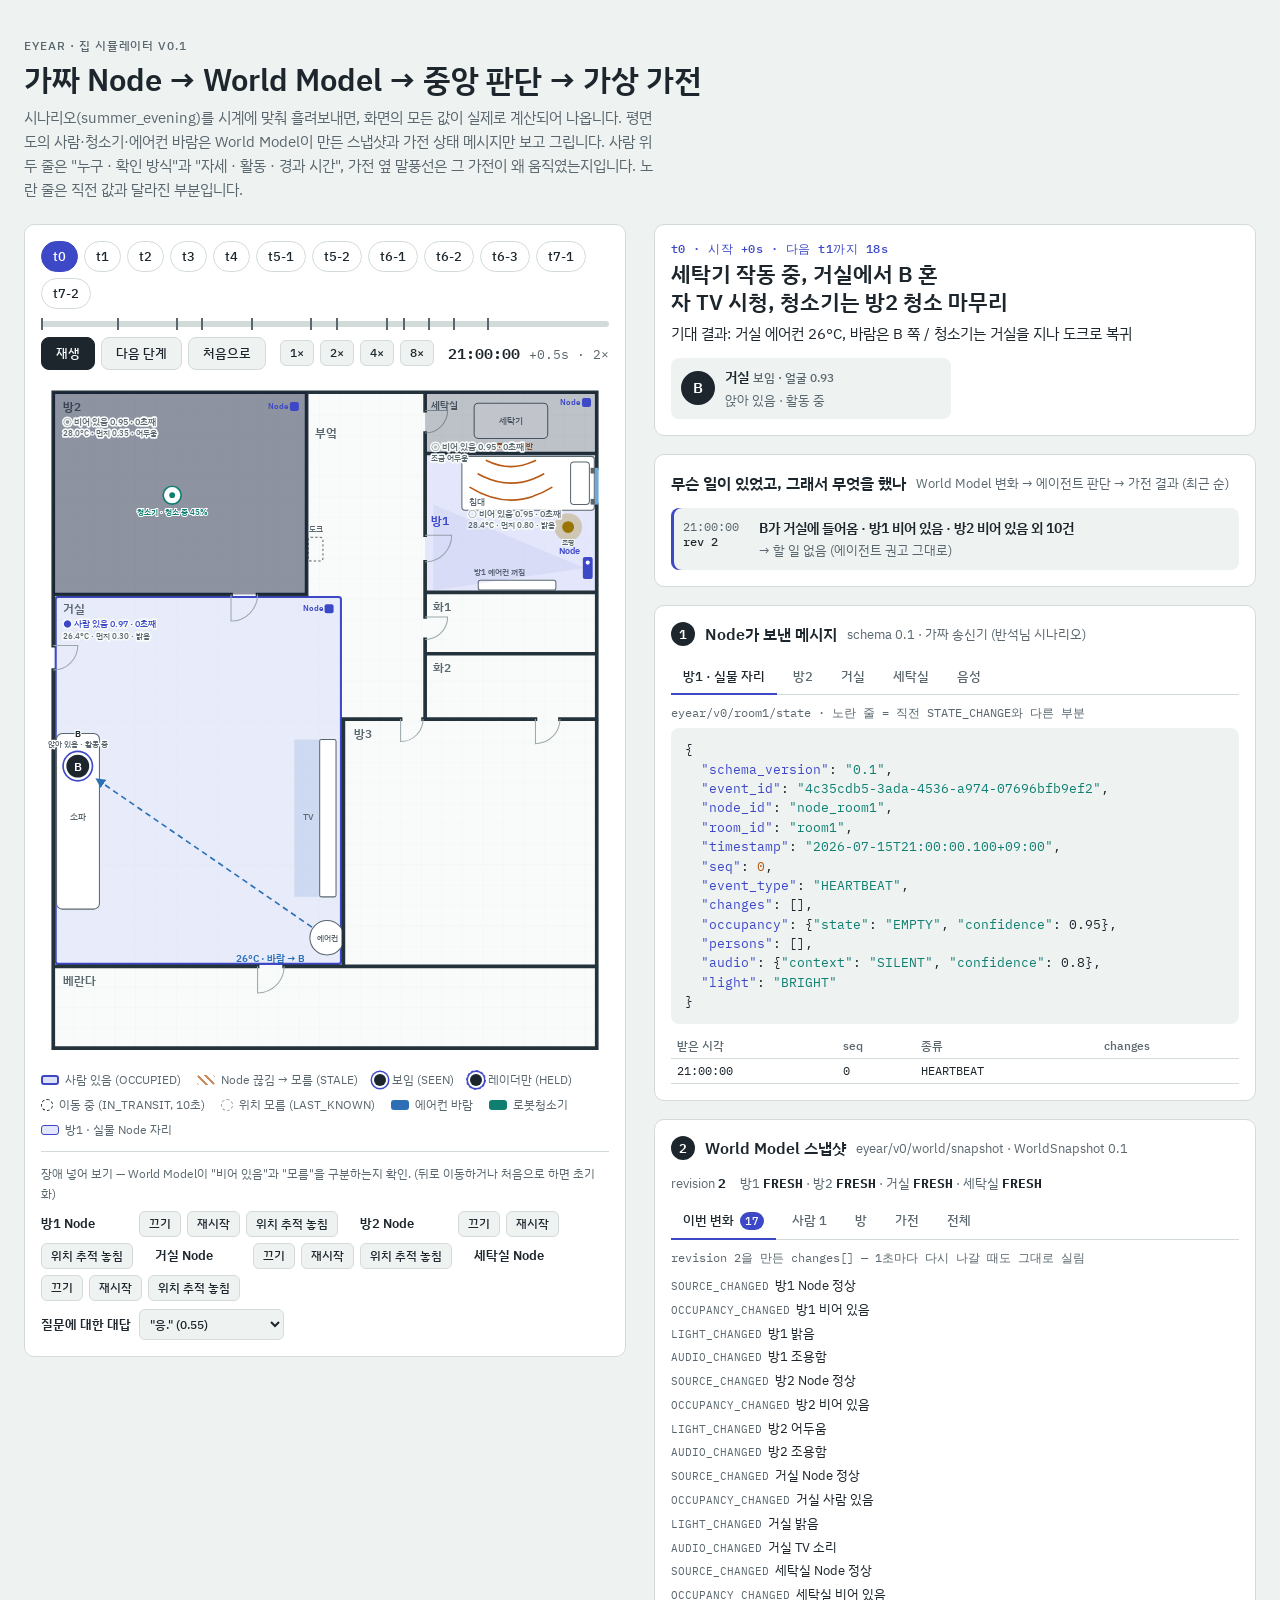
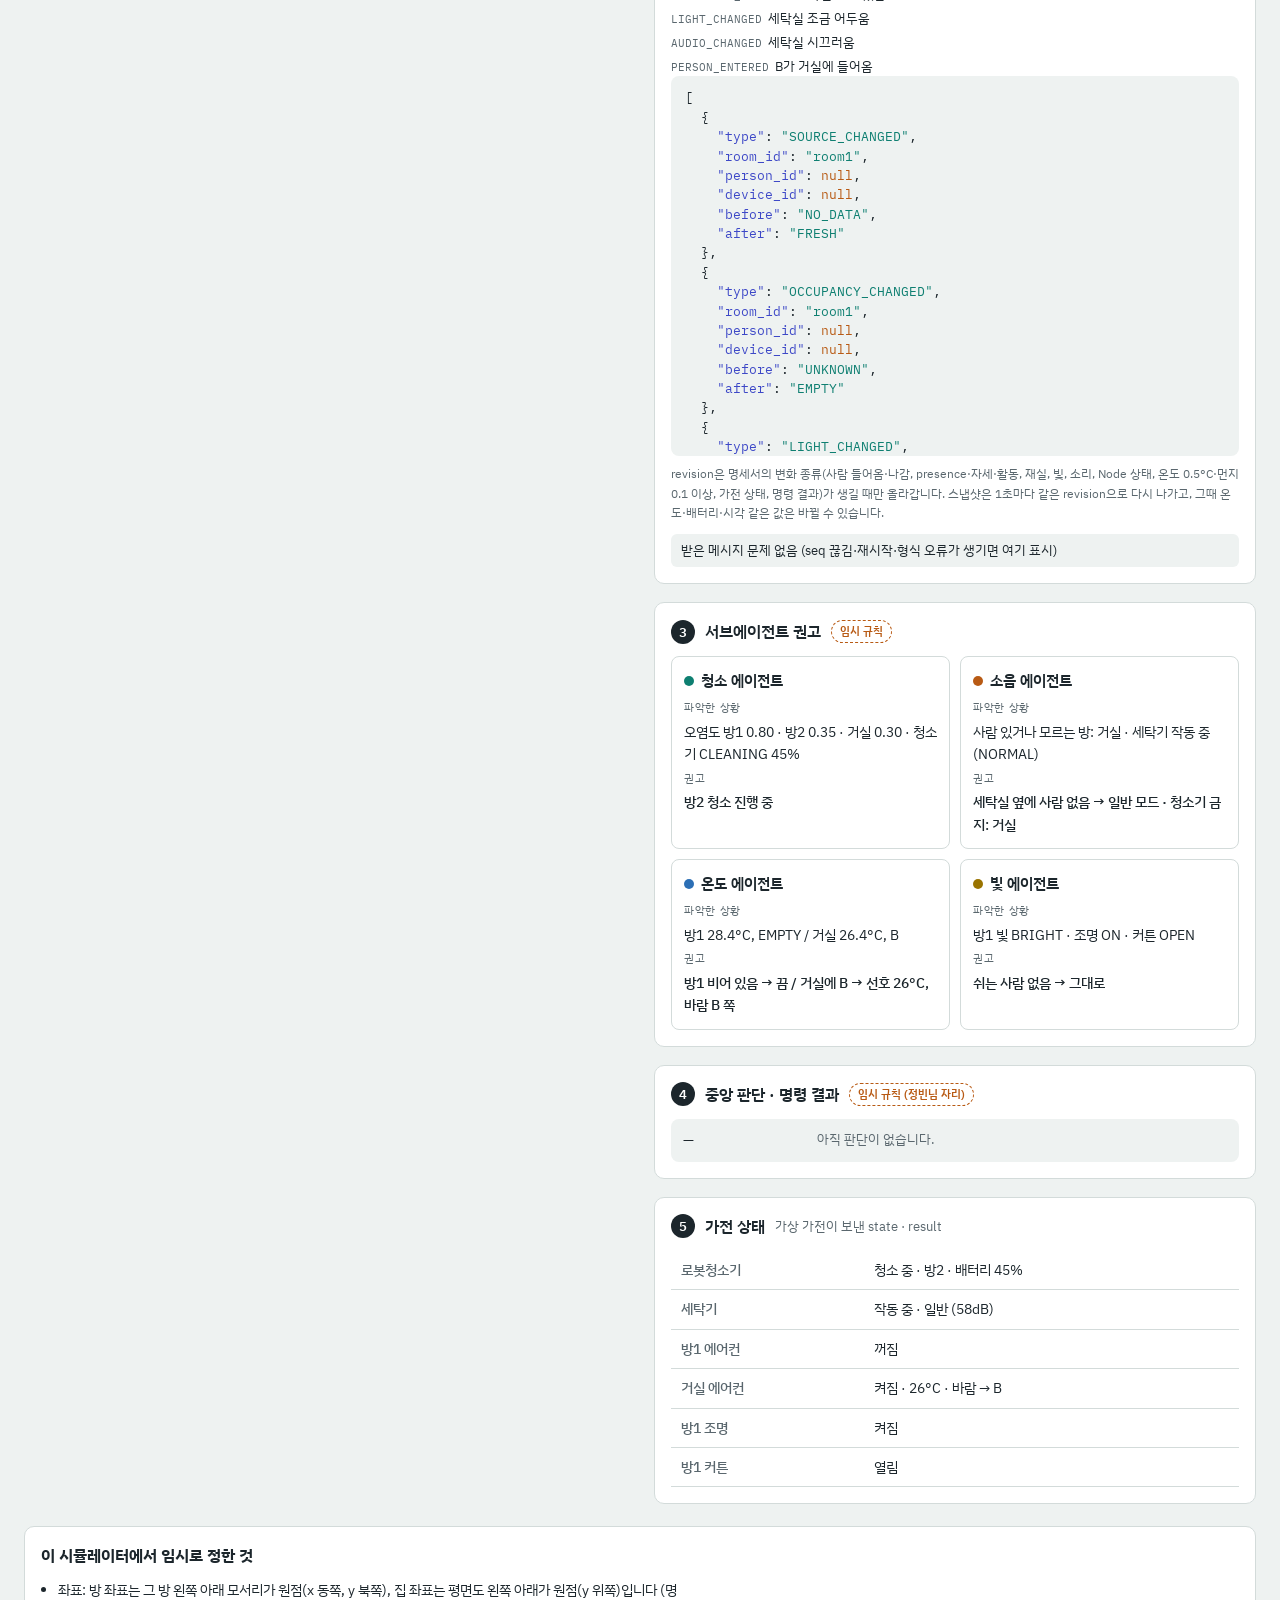
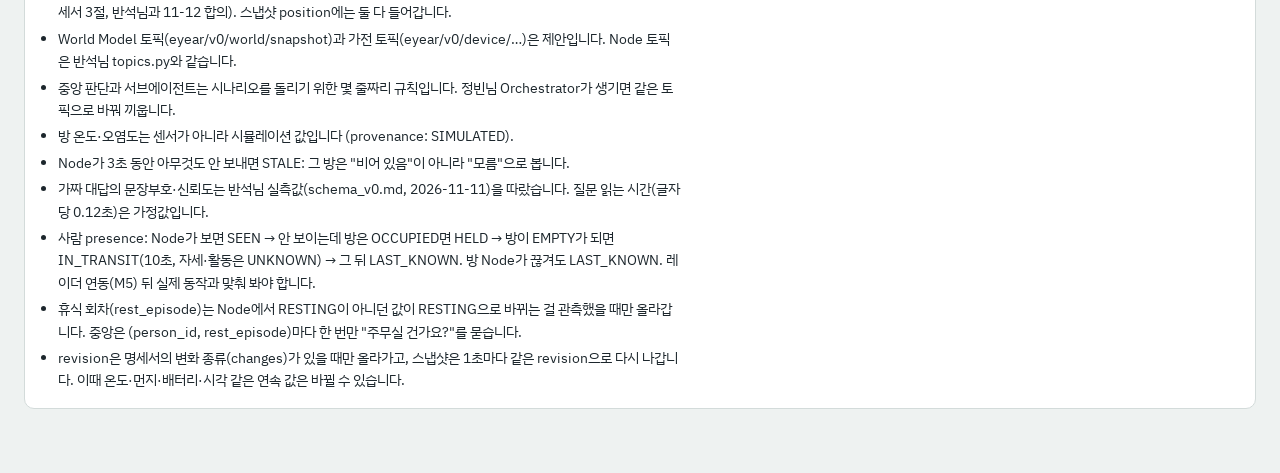
<file: sim/index.html>
<!doctype html>
<html lang="ko">
<head>
<meta charset="utf-8">
<meta name="viewport" content="width=device-width,initial-scale=1">
<title>EYEAR 집 시뮬레이터</title>
<link rel="preconnect" href="https://fonts.googleapis.com">
<link rel="preconnect" href="https://fonts.gstatic.com" crossorigin>
<link rel="stylesheet" href="https://fonts.googleapis.com/css2?family=IBM+Plex+Mono:wght@400;500&family=IBM+Plex+Sans+KR:wght@400;500;600&display=swap">
<link rel="stylesheet" href="css/sim.css">
</head>
<body>
<div class="wrap">
  <header>
    <div class="eyebrow">EYEAR · 집 시뮬레이터 v0.1</div>
    <h1>가짜 Node → World Model → 중앙 판단 → 가상 가전</h1>
    <p class="lede">시나리오(summer_evening)를 시계에 맞춰 흘려보내면, 화면의 모든 값이 실제로 계산되어 나옵니다. 평면도의 사람·청소기·에어컨 바람은 World Model이 만든 스냅샷과 가전 상태 메시지만 보고 그립니다. 사람 위 두 줄은 "누구 · 확인 방식"과 "자세 · 활동 · 경과 시간", 가전 옆 말풍선은 그 가전이 왜 움직였는지입니다. 노란 줄은 직전 값과 달라진 부분입니다.</p>
  </header>

  <div class="layout">
    <div class="mapcol">
      <div class="card">
        <div class="controls" id="chips" role="group" aria-label="시나리오 단계"></div>
        <div class="timeline" id="timeline" title="누르면 그 시각으로 이동"><div class="fill" id="tlFill"></div></div>
        <div class="simbar">
          <div class="grp">
            <button class="navbtn primary" id="play" type="button">재생</button>
            <button class="navbtn" id="next" type="button">다음 단계</button>
            <button class="navbtn" id="reset" type="button">처음으로</button>
          </div>
          <div class="grp" role="group" aria-label="배속">
            <button class="mini" data-speed="1" type="button">1×</button>
            <button class="mini" data-speed="2" type="button">2×</button>
            <button class="mini" data-speed="4" type="button">4×</button>
            <button class="mini" data-speed="8" type="button">8×</button>
          </div>
          <span class="clock" id="clock"></span>
        </div>

        <div class="mapbox" id="mapbox">
          <svg id="plan" viewBox="70 170 1390 1660" role="img" aria-label="우리집 평면도">
            <defs>
              <pattern id="grid" width="50" height="50" patternUnits="userSpaceOnUse">
                <path d="M50 0H0V50" fill="none" style="stroke: var(--line)" stroke-width="1"/>
              </pattern>
              <pattern id="hatch" width="22" height="22" patternUnits="userSpaceOnUse" patternTransform="rotate(45)">
                <rect width="22" height="22" style="fill: var(--surface)" opacity=".55"/>
                <line x1="0" y1="0" x2="0" y2="22" style="stroke: var(--noise)" stroke-width="5" opacity=".35"/>
              </pattern>
              <marker id="arrow" viewBox="0 0 10 10" refX="7" refY="5" markerWidth="6" markerHeight="6" orient="auto-start-reverse">
                <path d="M0,0 L10,5 L0,10 z" style="fill: var(--temp)"/>
              </marker>
            </defs>

            <!-- floors (원본 그대로) -->
            <rect class="floor" x="100" y="195" width="620" height="495"/>
            <polygon class="floor" points="720,195 1010,195 1010,995 810,995 810,690 720,690"/>
            <rect class="floor" x="1010" y="195" width="420" height="150"/>
            <rect class="floor r1" x="1010" y="345" width="420" height="340"/>
            <rect class="floor" x="1010" y="685" width="420" height="150"/>
            <rect class="floor" x="1010" y="835" width="420" height="160"/>
            <rect class="floor" x="100" y="690" width="710" height="910"/>
            <rect class="floor" x="810" y="995" width="620" height="605"/>
            <rect class="floor" x="100" y="1600" width="1330" height="200"/>
            <rect class="gridbg" x="100" y="195" width="1330" height="1605" opacity=".55"/>

            <!-- 방 재실 표시 (World Model occupancy) -->
            <g id="occLayer"></g>

            <!-- room labels -->
            <text class="rlabel" x="125" y="240">방2</text>
            <text class="rlabel" x="740" y="305">부엌</text>
            <text class="rlabel" x="1024" y="236" style="font-size:24px">세탁실</text>
            <text class="rlabel r1" x="1024" y="520">방1</text>
            <text class="rlabel" x="1030" y="730">화1</text>
            <text class="rlabel" x="1030" y="880">화2</text>
            <text class="rlabel" x="125" y="735">거실</text>
            <text class="rlabel" x="835" y="1040">방3</text>
            <text class="rlabel" x="125" y="1645">베란다</text>

            <!-- furniture -->
            <rect class="furn" x="1130" y="222" width="180" height="86" rx="10"/>
            <text class="furntext" x="1220" y="272" text-anchor="middle">세탁기</text>
            <text class="washtext" id="washTxt" x="1220" y="334" text-anchor="middle"></text>
            <rect class="furn" x="1100" y="352" width="324" height="132" rx="8"/>
            <rect class="furn" x="1366" y="366" width="46" height="104" rx="8"/>
            <text class="furntext" x="1118" y="472">침대</text>
            <rect class="furn" x="1140" y="655" width="190" height="24" rx="5"/>
            <rect class="furn" x="108" y="1030" width="105" height="430" rx="14"/>
            <text class="furntext" x="160" y="1243" text-anchor="middle">소파</text>
            <rect class="tvglow" x="690" y="1045" width="62" height="385"/>
            <rect class="furn" x="752" y="1045" width="40" height="385" rx="4"/>
            <text class="furntext" x="738" y="1243" text-anchor="end">TV</text>
            <circle class="furn" cx="770" cy="1530" r="42"/>
            <text class="furntext" x="770" y="1538" text-anchor="middle" style="font-size:19px">에어컨</text>
            <rect class="dock" x="724" y="550" width="36" height="58" rx="6"/>
            <text class="small" x="726" y="538">도크</text>

            <!-- walls -->
            <path class="wall" d="
              M100 195 H1430 M1430 195 V380 M1430 470 V1800 M1430 1800 H100 M100 1800 V875 M100 815 V195
              M720 195 V690 M100 690 H535 M600 690 H720
              M1010 195 V240 M1010 295 V545 M1010 610 V745 M1010 800 V995
              M1010 345 H1430 M1010 685 H1430 M1010 835 H1430
              M810 995 H950 M1005 995 H1280 M1340 995 H1430
              M810 995 V1600
              M100 1600 H600 M665 1600 H1430"/>
            <path class="door" d="M1010 240 L1065 240 A55 55 0 0 1 1010 295"/>
            <path class="door" d="M1010 545 L1075 545 A65 65 0 0 1 1010 610"/>
            <path class="door" d="M1010 745 L1065 745 A55 55 0 0 1 1010 800"/>
            <path class="door" d="M535 690 L535 755 A65 65 0 0 0 600 690"/>
            <path class="door" d="M100 815 L160 815 A60 60 0 0 1 100 875"/>
            <path class="door" d="M950 995 L950 1050 A55 55 0 0 0 1005 995"/>
            <path class="door" d="M1280 995 L1280 1055 A60 60 0 0 0 1340 995"/>
            <path class="door" d="M600 1600 L600 1665 A65 65 0 0 0 665 1600"/>
            <line class="window" x1="1430" y1="380" x2="1430" y2="470"/>

            <!-- 방별 어둠 (World Model의 light 값) -->
            <g id="nightLayer"></g>

            <!-- washer noise -->
            <g class="waves" id="waves">
              <path class="wave w1" d="M1160 362 Q1220 392 1280 362"/>
              <path class="wave w2" d="M1140 395 Q1220 440 1300 395"/>
              <path class="wave w3" d="M1120 428 Q1220 490 1320 428"/>
            </g>

            <!-- airflow (가전 상태의 wind_to 사람 쪽으로) -->
            <path class="flow" id="flow_ac_living" d="" marker-end="url(#arrow)"/>
            <text class="flowtext" id="txt_ac_living" x="716" y="1590" text-anchor="end"></text>
            <path class="flow" id="flow_ac_room1" d="" marker-end="url(#arrow)"/>
            <text class="flowtext" id="txt_ac_room1" x="1130" y="642" style="font-size:20px"></text>

            <!-- 방1 조명 -->
            <g id="bulb" class="bulb on" transform="translate(1360 525)">
              <circle class="glow" r="34"/>
              <circle class="core" r="13"/>
              <text class="bulbtext" y="44" text-anchor="middle">조명</text>
            </g>

            <!-- room1 curtain -->
            <g id="curtOpen" class="curtain">
              <rect x="1415" y="380" width="10" height="14"/>
              <rect x="1415" y="456" width="10" height="14"/>
            </g>
            <rect id="curtClosed" class="curtain" x="1415" y="380" width="10" height="90" style="opacity:0"/>

            <!-- 방 정보 (재실·온도·오염도) -->
            <g id="infoLayer"></g>

            <!-- Node: 방1은 원본 그림, 나머지는 작은 표시 -->
            <polygon class="fov" points="1400,625 1030,470 1030,680"/>
            <rect class="nodebody" id="nodeBody_room1" x="1396" y="598" width="24" height="54" rx="5"/>
            <circle class="nodelens" cx="1408" cy="612" r="5"/>
            <text class="nodetext" id="nodeText_room1" x="1388" y="590" text-anchor="end">Node</text>
            <g id="nodeLayer"></g>

            <!-- Node 끊김 표시 -->
            <g id="staleLayer"></g>

            <g id="peopleLayer"></g>

            <g id="vac">
              <circle class="vacbody" r="22"/>
              <circle class="vaccore" r="7"/>
              <text class="vactext" id="vacTxt" y="48">청소기</text>
            </g>
          </svg>
        </div>
        <div class="legend">
          <span><i class="sw" style="border:2px solid var(--accent); background: var(--occ)"></i>사람 있음 (OCCUPIED)</span>
          <span><i class="sw hatch"></i>Node 끊김 → 모름 (STALE)</span>
          <span><i class="dotp"></i>보임 (SEEN)</span>
          <span><i class="dotp held"></i>레이더만 (HELD)</span>
          <span><i class="dotp transit"></i>이동 중 (IN_TRANSIT, 10초)</span>
          <span><i class="dotp ghost"></i>위치 모름 (LAST_KNOWN)</span>
          <span><i class="sw" style="background: var(--temp)"></i>에어컨 바람</span>
          <span><i class="sw" style="background: var(--clean)"></i>로봇청소기</span>
          <span><i class="sw" style="background: var(--accent-soft); border:1px solid var(--accent)"></i>방1 · 실물 Node 자리</span>
        </div>

        <div class="faults">
          <div class="hint">장애 넣어 보기 — World Model이 "비어 있음"과 "모름"을 구분하는지 확인. (뒤로 이동하거나 처음으로 하면 초기화)</div>
          <div class="row" id="faultRows"></div>
          <div class="row">
            <b>질문에 대한 대답</b>
            <select class="mini" id="replySel" aria-label="가짜 음성 대답"></select>
          </div>
        </div>
      </div>
    </div>

    <div class="datacol">
      <section class="card now" aria-live="polite">
        <div class="stepkey" id="stepKey"></div>
        <h2 id="stepTitle"></h2>
        <p id="stepDesc"></p>
        <ul class="peoplenow" id="peopleNow"></ul>
      </section>

      <section class="card panel">
        <h3>무슨 일이 있었고, 그래서 무엇을 했나 <span class="sub">World Model 변화 → 에이전트 판단 → 가전 결과 (최근 순)</span></h3>
        <ol class="causal" id="causal"></ol>
      </section>

      <section class="card panel">
        <h3><span class="num">1</span>Node가 보낸 메시지 <span class="sub">schema 0.1 · 가짜 송신기 (반석님 시나리오)</span></h3>
        <div class="tabs" role="tablist" id="msgTabs"></div>
        <div id="msgBody"></div>
      </section>

      <section class="card panel">
        <h3><span class="num">2</span>World Model 스냅샷 <span class="sub">eyear/v0/world/snapshot · WorldSnapshot 0.1</span></h3>
        <div class="snaphead" id="snapHead"></div>
        <div class="tabs" role="tablist" id="snapTabs"></div>
        <div id="snapBody"></div>
        <ul class="issues" id="issues"></ul>
      </section>

      <section class="card panel">
        <h3><span class="num">3</span>서브에이전트 권고 <span class="mockflag">임시 규칙</span></h3>
        <div class="agents" id="agents"></div>
      </section>

      <section class="card panel">
        <h3><span class="num">4</span>중앙 판단 · 명령 결과 <span class="mockflag">임시 규칙 (정빈님 자리)</span></h3>
        <ul class="decisions" id="decisions"></ul>
      </section>

      <section class="card panel">
        <h3><span class="num">5</span>가전 상태 <span class="sub">가상 가전이 보낸 state · result</span></h3>
        <table class="devices" id="devices"></table>
      </section>
    </div>
  </div>

  <footer class="card assume">
    <h3>이 시뮬레이터에서 임시로 정한 것</h3>
    <ul>
      <li>좌표: 방 좌표는 그 방 왼쪽 아래 모서리가 원점(x 동쪽, y 북쪽), 집 좌표는 평면도 왼쪽 아래가 원점(y 위쪽)입니다 (명세서 3절, 반석님과 11-12 합의). 스냅샷 position에는 둘 다 들어갑니다.</li>
      <li>World Model 토픽(eyear/v0/world/snapshot)과 가전 토픽(eyear/v0/device/…)은 제안입니다. Node 토픽은 반석님 topics.py와 같습니다.</li>
      <li>중앙 판단과 서브에이전트는 시나리오를 돌리기 위한 몇 줄짜리 규칙입니다. 정빈님 Orchestrator가 생기면 같은 토픽으로 바꿔 끼웁니다.</li>
      <li>방 온도·오염도는 센서가 아니라 시뮬레이션 값입니다 (provenance: SIMULATED).</li>
      <li>Node가 3초 동안 아무것도 안 보내면 STALE: 그 방은 "비어 있음"이 아니라 "모름"으로 봅니다.</li>
      <li>가짜 대답의 문장부호·신뢰도는 반석님 실측값(schema_v0.md, 2026-11-11)을 따랐습니다. 질문 읽는 시간(글자당 0.12초)은 가정값입니다.</li>
      <li>사람 presence: Node가 보면 SEEN → 안 보이는데 방은 OCCUPIED면 HELD → 방이 EMPTY가 되면 IN_TRANSIT(10초, 자세·활동은 UNKNOWN) → 그 뒤 LAST_KNOWN. 방 Node가 끊겨도 LAST_KNOWN. 레이더 연동(M5) 뒤 실제 동작과 맞춰 봐야 합니다.</li>
      <li>휴식 회차(rest_episode)는 Node에서 RESTING이 아니던 값이 RESTING으로 바뀌는 걸 관측했을 때만 올라갑니다. 중앙은 (person_id, rest_episode)마다 한 번만 "주무실 건가요?"를 묻습니다.</li>
      <li>revision은 명세서의 변화 종류(changes)가 있을 때만 올라가고, 스냅샷은 1초마다 같은 revision으로 다시 나갑니다. 이때 온도·먼지·배터리·시각 같은 연속 값은 바뀔 수 있습니다.</li>
    </ul>
  </footer>
</div>

<script src="js/home.js"></script>
<script src="js/core.js"></script>
<script src="js/words.js"></script>
<script src="js/scenario.js"></script>
<script src="js/devices.js"></script>
<script src="js/worldmodel.js"></script>
<script src="js/mock_orchestrator.js"></script>
<script src="js/view.js"></script>
<script src="js/app.js"></script>
</body>
</html>
</file>
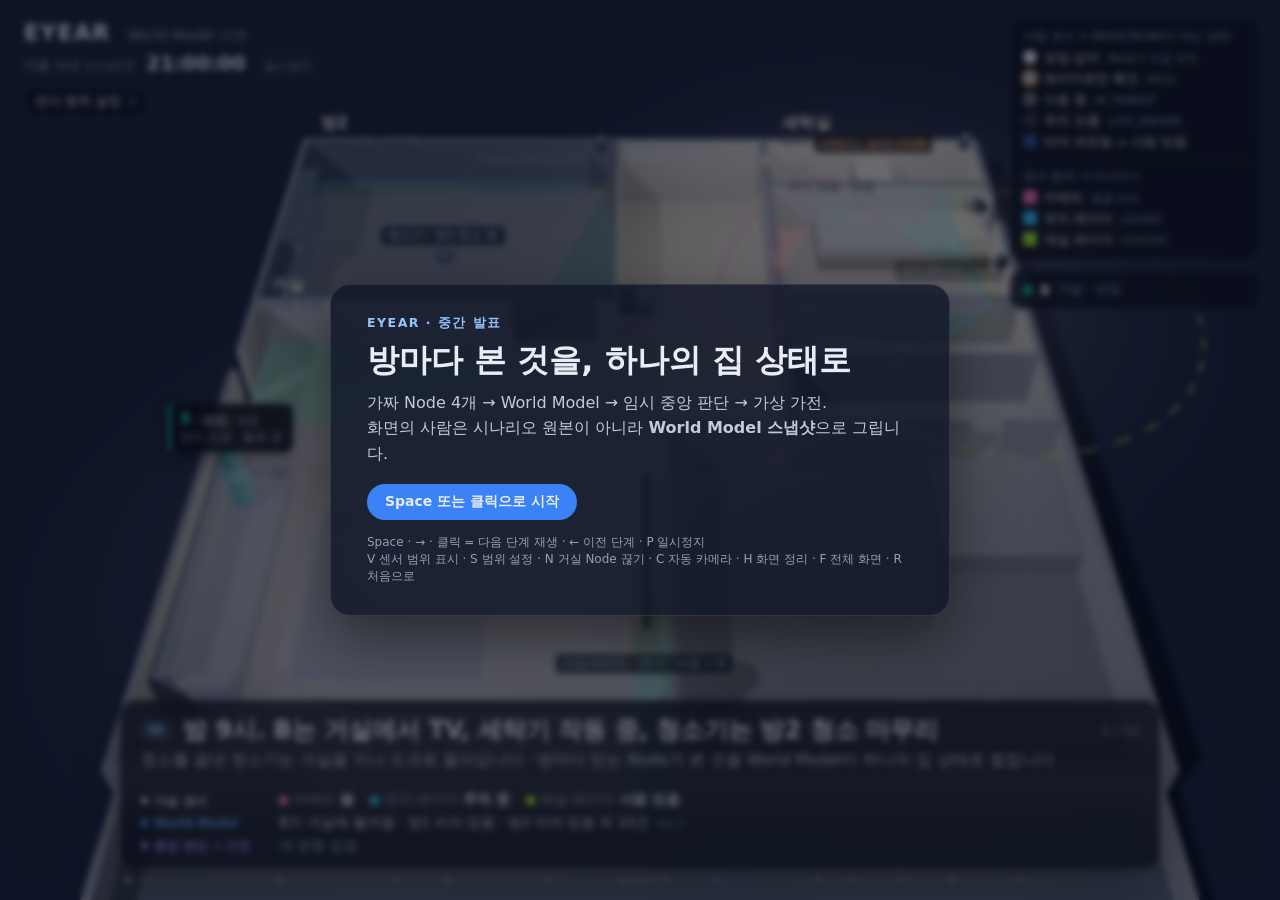
<file: sim/demo3d.html>
<!doctype html>
<html lang="ko">
<head>
<meta charset="utf-8">
<meta name="viewport" content="width=device-width,initial-scale=1">
<title>EYEAR 3D 데모</title>
<link rel="stylesheet" href="css/demo3d.css">
</head>
<body>
<canvas id="scene"></canvas>
<div id="overlay"></div>

<div class="hud top-left">
  <div class="brand">EYEAR <span>World Model 시연</span></div>
  <div class="meta"><span class="scn">여름 저녁 시나리오</span><span id="clock">21:00:00</span><span id="speed" class="spd"></span></div>
  <button id="covBtn" class="covbtn" type="button">센서 범위 설정 <kbd>S</kbd></button>
  <div id="covPanel" class="covpanel">
    <div class="covhead"><b>센서 범위</b>
      <select id="covRoom" aria-label="방 선택"><option value="room1">방1</option><option value="living">거실</option><option value="room2">방2</option><option value="laundry">세탁실</option></select>
    </div>
    <div id="covRows"></div>
    <div id="covState" class="covstate"></div>
    <p id="covNote" class="covnote"></p>
    <button id="covReset" class="covreset" type="button">기본값으로</button>
  </div>
</div>

<div class="hud top-right">
  <div class="legend">
    <div class="lt">사람 표시 = World Model이 아는 상태</div>
    <div><i class="lg seen"></i>보임·감지 <small>Node가 지금 파악</small></div>
    <div><i class="lg held"></i>레이더로만 확인 <small>HELD</small></div>
    <div><i class="lg transit"></i>이동 중 <small>IN_TRANSIT</small></div>
    <div><i class="lg last"></i>위치 모름 <small>LAST_KNOWN</small></div>
    <div><i class="lg occ"></i>바닥 파란빛 = 사람 있음</div>
    <div class="lt lt2">센서 범위 <small>V 켜기/끄기</small></div>
    <div><i class="lg sw cam"></i>카메라 <small>얼굴·자세</small></div>
    <div><i class="lg sw pos"></i>위치 레이더 <small>LD2450</small></div>
    <div><i class="lg sw pres"></i>재실 레이더 <small>LD2410C</small></div>
  </div>
  <ul id="people" class="people"></ul>
</div>

<div class="hud bottom">
  <div id="caption" class="caption">
    <div class="capline"><span id="stepId" class="sid"></span><h1 id="head"></h1><span id="cue" class="cue"></span></div>
    <p id="note"></p>
    <div class="rows">
      <div class="row" id="senRow"><span class="k sen" id="senKey">센서</span><span id="sen" class="v sens"></span></div>
      <div class="row" id="wmRow"><span class="k wm">World Model</span><span id="wm" class="v">—</span></div>
      <div class="row" id="actRow"><span class="k act">중앙 판단 → 가전</span><span id="act" class="v">—</span></div>
    </div>
  </div>
  <div class="progress"><div id="bar" class="bar"></div><div id="ticks"></div></div>
</div>

<div id="hint" class="hint"></div>

<div id="intro" class="intro">
  <div class="card">
    <div class="eyebrow">EYEAR · 중간 발표</div>
    <h2>방마다 본 것을, 하나의 집 상태로</h2>
    <p>가짜 Node 4개 → World Model → 임시 중앙 판단 → 가상 가전.<br>화면의 사람은 시나리오 원본이 아니라 <b>World Model 스냅샷</b>으로 그립니다.</p>
    <div class="go">Space 또는 클릭으로 시작</div>
    <div class="keys">Space · → · 클릭 = 다음 단계 재생 · ← 이전 단계 · P 일시정지<br>V 센서 범위 표시 · S 범위 설정 · N 거실 Node 끊기 · C 자동 카메라 · H 화면 정리 · F 전체 화면 · R 처음으로</div>
  </div>
</div>

<div id="endcard" class="intro end">
  <div class="card">
    <div class="eyebrow">World Model이 한 일</div>
    <ul>
      <li><b>사람 단위로 이어 붙임</b> 방1의 A와 거실의 A를 같은 사람으로</li>
      <li><b>모르는 건 모른다고</b> 어두우면 ‘자세 모름’, Node가 끊기면 ‘빈 방’이 아니라 ‘모름’</li>
      <li><b>성급하게 판단하지 않음</b> 위치를 놓쳐도 재실 레이더가 있으면 HELD → 정말 비었을 때만 청소</li>
      <li><b>한 번만 묻기</b> 휴식 회차(rest_episode)마다 질문은 한 번</li>
    </ul>
    <div class="go">Space로 다시 보기 · N으로 장애 시연</div>
  </div>
</div>

<script src="vendor/three.min.js"></script>
<script src="vendor/OrbitControls.js"></script>
<script src="js/home.js"></script>
<script src="js/core.js"></script>
<script src="js/words.js"></script>
<script src="js/scenario.js"></script>
<script src="js/devices.js"></script>
<script src="js/worldmodel.js"></script>
<script src="js/mock_orchestrator.js"></script>
<script src="js/coverage.js"></script>
<script src="js/view3d.js"></script>
<script src="js/demo3d.js"></script>
</body>
</html>
</file>
<file: sim/css/sim.css>
/* EYEAR 우리집 시나리오.html 의 스타일을 그대로 가져옴 + 아래쪽에 시뮬레이터 추가분 */
:root {
  --paper: #eef2f1;
  --surface: #ffffff;
  --floor: #f8fbfa;
  --ink: #1c262c;
  --ink-2: #5a676e;
  --line: #d3dbda;
  --wall: #24323b;
  --door: #9aa7ab;
  --window: #6fa8d6;
  --accent: #3d48c7;
  --accent-soft: #e4e7fb;
  --on-accent: #ffffff;
  --night: #0d1633;
  --clean: #0e7f71;
  --noise: #b85a14;
  --temp: #2c6fb5;
  --light: #9a7400;
  --hl: #fff1b5;
  --occ: #dde1fb;
  --font-body: "IBM Plex Sans KR", "Apple SD Gothic Neo", "Malgun Gothic", system-ui, sans-serif;
  --font-mono: "IBM Plex Mono", ui-monospace, Menlo, Consolas, monospace;
}
@media (prefers-color-scheme: dark) {
  :root:not([data-theme="light"]) {
    --paper: #11171a; --surface: #192126; --floor: #1c252a; --ink: #e3eaec; --ink-2: #97a5ab;
    --line: #2d383e; --wall: #c9d4d8; --door: #5d6a70; --window: #4f87b3;
    --accent: #949bff; --accent-soft: #262c55; --on-accent: #0d1020; --night: #02040c;
    --clean: #3cc4ae; --noise: #f0954f; --temp: #6aa8ea; --light: #e3bb3a; --hl: #3d3618; --occ: #252c58;
    color-scheme: dark;
  }
}
:root[data-theme="dark"] {
  --paper: #11171a; --surface: #192126; --floor: #1c252a; --ink: #e3eaec; --ink-2: #97a5ab;
  --line: #2d383e; --wall: #c9d4d8; --door: #5d6a70; --window: #4f87b3;
  --accent: #949bff; --accent-soft: #262c55; --on-accent: #0d1020; --night: #02040c;
  --clean: #3cc4ae; --noise: #f0954f; --temp: #6aa8ea; --light: #e3bb3a; --hl: #3d3618; --occ: #252c58;
  color-scheme: dark;
}

* { box-sizing: border-box; }
body {
  background: var(--paper);
  color: var(--ink);
  font-family: var(--font-body);
  font-size: 15px;
  line-height: 1.6;
}
.wrap {
  max-width: 1320px;
  margin: 0 auto;
  padding-left: max(16px, env(safe-area-inset-left, 0px));
  padding-right: max(16px, env(safe-area-inset-right, 0px));
  padding-block: 28px 56px;
}
header { display: grid; gap: 6px; margin-bottom: 22px; }
.eyebrow {
  font-size: 12px; letter-spacing: .08em; text-transform: uppercase;
  color: var(--ink-2); font-weight: 500;
}
h1 { margin: 0; font-size: clamp(1.5rem, 2.4vw, 2rem); font-weight: 600; text-wrap: balance; line-height: 1.25; }
.lede { margin: 0; color: var(--ink-2); max-width: 70ch; }

.layout {
  display: grid;
  grid-template-columns: minmax(0, 1fr) minmax(0, 1fr);
  gap: 28px;
  align-items: start;
}
.mapcol { position: sticky; top: calc(env(safe-area-inset-top, 0px) + 12px); display: grid; gap: 14px; min-width: 0; }
.datacol { display: grid; gap: 18px; min-width: 0; }
@media (max-width: 980px) {
  .layout { grid-template-columns: minmax(0, 1fr); }
  .mapcol { position: static; }
}

.card {
  background: var(--surface);
  border: 1px solid var(--line);
  border-radius: 10px;
  padding: 16px;
  min-width: 0;
}

/* controls */
.controls { display: flex; flex-wrap: wrap; gap: 6px; align-items: center; }
.chip {
  font: 500 13px/1 var(--font-body);
  padding: 8px 11px;
  border: 1px solid var(--line);
  background: var(--surface);
  color: var(--ink);
  border-radius: 999px;
  cursor: pointer;
  font-variant-numeric: tabular-nums;
}
.chip:hover { border-color: var(--ink-2); }
.chip[aria-current="step"] { background: var(--accent); border-color: var(--accent); color: var(--on-accent); }
.chip:focus-visible, .tab:focus-visible, .navbtn:focus-visible { outline: 2px solid var(--accent); outline-offset: 2px; }
.navrow { display: flex; gap: 8px; align-items: center; justify-content: space-between; flex-wrap: wrap; margin-top: 10px; }
.navbtn {
  font: 500 13px/1 var(--font-body);
  padding: 9px 14px; border-radius: 8px; cursor: pointer;
  border: 1px solid var(--line); background: var(--paper); color: var(--ink);
}
.navbtn.primary { background: var(--ink); color: var(--surface); border-color: var(--ink); }
.navbtn:disabled { opacity: .4; cursor: default; }
.hint { font-size: 12px; color: var(--ink-2); }

/* map */
.mapbox { position: relative; margin-top: 12px; }
.mapbox svg { display: block; width: 100%; height: auto; }
.bubble {
  position: absolute;
  background: var(--surface);
  color: var(--ink);
  border: 1.5px solid var(--ink);
  border-radius: 12px;
  padding: 5px 10px;
  font-size: clamp(11px, 1.5vw, 14px);
  font-weight: 500;
  white-space: nowrap;
  pointer-events: none;
  box-shadow: 0 4px 14px rgba(0,0,0,.12);
  animation: pop .35s ease-out both;
}
.bubble.node { border-color: var(--accent); color: var(--accent); }
.bubble .who { font-size: .8em; opacity: .75; margin-right: 6px; font-weight: 600; }
@keyframes pop { from { opacity: 0; transform: var(--t) translateY(6px); } to { opacity: 1; transform: var(--t); } }

.floor { fill: var(--floor); }
.floor.r1 { fill: var(--accent-soft); }
.gridbg { fill: url(#grid); }
.wall { stroke: var(--wall); stroke-width: 9; fill: none; stroke-linecap: square; }
.door { stroke: var(--door); stroke-width: 2.5; fill: none; }
.window { stroke: var(--window); stroke-width: 9; }
.rlabel { fill: var(--ink-2); font: 600 30px var(--font-body); }
.rlabel.r1 { fill: var(--accent); }
.small { fill: var(--ink-2); font: 500 20px var(--font-body); }
.furn { fill: var(--surface); stroke: var(--ink-2); stroke-width: 2.5; }
.furntext { fill: var(--ink-2); font: 500 22px var(--font-body); }
.tvglow { fill: var(--temp); opacity: .14; }
.dock { fill: none; stroke: var(--ink-2); stroke-width: 2.5; stroke-dasharray: 6 5; }
.fov { fill: var(--accent); opacity: .07; }
.nodebody { fill: var(--accent); }
.nodelens { fill: var(--surface); }
.nodetext { fill: var(--accent); font: 600 22px var(--font-body); }
.night { fill: var(--night); opacity: 0; transition: opacity 1.2s ease; pointer-events: none; }
.curtain { fill: var(--ink-2); transition: opacity 1.6s ease .4s; }
.flow { fill: none; stroke: var(--temp); stroke-width: 4; stroke-dasharray: 14 10; animation: dash 1.1s linear infinite; transition: opacity .6s; }
.flowtext { fill: var(--temp); font: 600 24px var(--font-body); transition: opacity .6s; }
@keyframes dash { to { stroke-dashoffset: -24; } }
.wave { fill: none; stroke: var(--noise); stroke-width: 4; stroke-linecap: round; animation: pulse 1.4s ease-in-out infinite; transition: opacity .6s; }
.wave.w2 { animation-delay: .2s; } .wave.w3 { animation-delay: .4s; }
@keyframes pulse { 0%, 100% { opacity: .25; } 50% { opacity: .9; } }
.waves.low .w2, .waves.low .w3 { opacity: 0 !important; animation: none; }
.washtext { fill: var(--noise); font: 600 20px var(--font-body); }
.pbody { fill: var(--ink); }
.pletter { fill: var(--surface); font: 600 30px var(--font-body); text-anchor: middle; dominant-baseline: central; }
.ptag { fill: var(--ink); font: 600 22px var(--font-body); text-anchor: middle; paint-order: stroke; stroke: var(--surface); stroke-width: 6px; }
.ptag.carried { fill: var(--accent); }
.pring { fill: none; stroke: var(--accent); stroke-width: 4; }
.shape { transition: opacity 1s ease; }
.vacbody { fill: var(--surface); stroke: var(--clean); stroke-width: 4; }
.vaccore { fill: var(--clean); }
.vactext { fill: var(--clean); font: 600 20px var(--font-body); text-anchor: middle; paint-order: stroke; stroke: var(--surface); stroke-width: 5px; }
#pA, #vac { will-change: transform; }
.snap, .snap * { transition: none !important; }

.legend { display: flex; flex-wrap: wrap; gap: 6px 16px; font-size: 12px; color: var(--ink-2); margin-top: 10px; }
.legend span { display: inline-flex; align-items: center; gap: 6px; }
.sw { width: 18px; height: 10px; border-radius: 3px; display: inline-block; }

/* narration */
.now .stepkey { font: 500 12px var(--font-mono); letter-spacing: .04em; color: var(--accent); }
.now h2 { margin: 2px 0 6px; font-size: 1.35rem; font-weight: 600; text-wrap: balance; line-height: 1.3; }
.now p { margin: 0; color: var(--ink); max-width: 68ch; }

/* panels */
.panel h3 {
  margin: 0 0 12px; font-size: 1rem; font-weight: 600;
  display: flex; align-items: center; gap: 10px; flex-wrap: wrap;
}
.num {
  width: 24px; height: 24px; border-radius: 50%;
  display: inline-grid; place-items: center;
  font: 600 13px var(--font-mono); background: var(--ink); color: var(--surface);
}
.panel h3 .sub { font-weight: 400; font-size: 13px; color: var(--ink-2); }

.tabs { display: flex; gap: 4px; flex-wrap: wrap; margin-bottom: 10px; border-bottom: 1px solid var(--line); }
.tab {
  font: 500 13px var(--font-body); padding: 8px 12px; cursor: pointer;
  background: none; border: none; color: var(--ink-2);
  border-bottom: 2px solid transparent; margin-bottom: -1px;
}
.tab[aria-selected="true"] { color: var(--ink); border-bottom-color: var(--accent); }
.tab .dot { display: inline-block; min-width: 18px; padding: 0 5px; margin-left: 6px; border-radius: 9px; background: var(--accent); color: var(--on-accent); font-size: 11px; line-height: 18px; text-align: center; }
.topic { font: 12px var(--font-mono); color: var(--ink-2); margin: 0 0 6px; overflow-wrap: anywhere; }
pre.json {
  margin: 0; padding: 12px 0; background: var(--paper); border-radius: 8px;
  font: 12.5px/1.55 var(--font-mono); overflow: auto; max-height: 440px;
}
pre.json .ln { display: block; padding: 0 14px; white-space: pre; }
pre.json .ln.chg { background: var(--hl); }
pre.json .k { color: var(--accent); }
pre.json .s { color: var(--clean); }
pre.json .n { color: var(--noise); }
.voicecard + .voicecard { margin-top: 12px; }
.dir { font-size: 13px; font-weight: 600; margin-bottom: 4px; }
.empty { color: var(--ink-2); font-size: 14px; padding: 8px 0; }
.note { font-size: 12px; color: var(--ink-2); margin-top: 8px; }

.agents { display: grid; grid-template-columns: repeat(2, minmax(0, 1fr)); gap: 10px; }
@media (max-width: 560px) { .agents { grid-template-columns: minmax(0, 1fr); } }
.agent { border: 1px solid var(--line); border-radius: 8px; padding: 12px; display: grid; gap: 6px; align-content: start; min-width: 0; }
.agent .top { display: flex; align-items: center; justify-content: space-between; gap: 8px; }
.agent .name { font-weight: 600; display: inline-flex; align-items: center; gap: 7px; }
.agent .name i { width: 10px; height: 10px; border-radius: 50%; display: inline-block; }
.agent dl { margin: 0; display: grid; gap: 4px; }
.agent dt { font-size: 11px; letter-spacing: .06em; color: var(--ink-2); }
.agent dd { margin: 0; font-size: 14px; }
.agent dd.rec { font-weight: 500; }
.badge { font-size: 11px; font-weight: 600; padding: 2px 8px; border-radius: 999px; background: var(--hl); color: var(--ink); white-space: nowrap; }

.decisions { list-style: none; margin: 0; padding: 0; display: grid; gap: 10px; }
.decisions li { display: grid; grid-template-columns: 120px minmax(0, 1fr); gap: 4px 14px; padding: 10px 12px; border-radius: 8px; background: var(--paper); }
@media (max-width: 560px) { .decisions li { grid-template-columns: minmax(0, 1fr); } }
.decisions .dev { font-weight: 600; font-size: 14px; }
.decisions .act { font-weight: 600; color: var(--accent); }
.decisions .why { grid-column: 2; font-size: 13px; color: var(--ink-2); }
@media (max-width: 560px) { .decisions .why { grid-column: 1; } }

table.devices { width: 100%; border-collapse: collapse; font-size: 14px; }
table.devices th, table.devices td { text-align: left; padding: 8px 10px; border-bottom: 1px solid var(--line); vertical-align: top; }
table.devices th { font-weight: 500; color: var(--ink-2); width: 34%; }
table.devices tr.chg td { background: var(--hl); font-weight: 600; }

.assume { font-size: 14px; }
.assume h3 { margin: 0 0 10px; font-size: 1rem; }
.assume ul { margin: 0; padding-left: 1.2em; display: grid; gap: 4px; max-width: 80ch; }
.open { margin-top: 14px; padding: 12px 14px; border-radius: 8px; border: 1.5px dashed var(--noise); }
.open strong { color: var(--noise); }
footer { margin-top: 22px; }

@media (prefers-reduced-motion: reduce) {
  .flow, .wave { animation: none; }
  .bubble { animation: none; }
  .night, .curtain, .shape { transition: none; }
}

/* ===== 시뮬레이터 추가분 ===== */
.wrap { max-width: 1440px; }
.simbar { display: flex; flex-wrap: wrap; gap: 8px; align-items: center; justify-content: space-between; margin-top: 10px; }
.simbar .grp { display: flex; flex-wrap: wrap; gap: 6px; align-items: center; }
.navbtn[aria-pressed="true"] { background: var(--accent); color: var(--on-accent); border-color: var(--accent); }
.clock { font: 600 15px var(--font-mono); font-variant-numeric: tabular-nums; }
.clock small { font-weight: 400; color: var(--ink-2); }
.timeline { position: relative; height: 6px; border-radius: 3px; background: var(--line); margin-top: 12px; cursor: pointer; }
.timeline .fill { position: absolute; inset: 0 auto 0 0; background: var(--accent); border-radius: 3px; }
.timeline .tick { position: absolute; top: -3px; width: 2px; height: 12px; background: var(--ink-2); }
.faults { margin-top: 12px; padding-top: 12px; border-top: 1px solid var(--line); display: grid; gap: 8px; }
.faults .row { display: flex; flex-wrap: wrap; gap: 6px; align-items: center; font-size: 13px; }
.faults .row > b { font-weight: 600; min-width: 92px; }
.mini { font: 500 12px/1 var(--font-body); padding: 6px 9px; border-radius: 6px; border: 1px solid var(--line); background: var(--paper); color: var(--ink); cursor: pointer; }
.mini:hover { border-color: var(--ink-2); }
.mini.off { background: var(--noise); border-color: var(--noise); color: var(--on-accent); }
select.mini { padding: 5px 6px; }

.rinfo { fill: var(--ink-2); font: 500 23px var(--font-body); paint-order: stroke; stroke: var(--floor); stroke-width: 8px; stroke-linejoin: round; }
.rinfo.occ { fill: var(--accent); }
.stale { fill: url(#hatch); pointer-events: none; }
.staletext { fill: var(--noise); font: 600 22px var(--font-body); paint-order: stroke; stroke: var(--surface); stroke-width: 6px; }
.nodemark rect { fill: var(--accent); }
.nodemark text { fill: var(--accent); font: 600 20px var(--font-body); }
.nodemark.STALE rect, .nodemark.OFF rect { fill: var(--noise); }
.nodemark.STALE text, .nodemark.OFF text { fill: var(--noise); }
.nodemark.NO_DATA rect { fill: var(--ink-2); }
.nodemark.NO_DATA text { fill: var(--ink-2); }
.nodebody.STALE, .nodebody.OFF { fill: var(--noise); }
.person { transition: opacity .6s; }
.person.ghost { opacity: .35; }
.person.ghost .pbody { fill: none; stroke: var(--ink); stroke-width: 3; stroke-dasharray: 6 5; }
.person.ghost .pletter { fill: var(--ink); }
.person.ghost .pring { display: none; }
.flow.off { opacity: 0; }

pre.json { max-height: 380px; }
.msglog { width: 100%; border-collapse: collapse; font: 12px/1.5 var(--font-mono); margin-top: 10px; }
.msglog td, .msglog th { padding: 3px 6px; border-bottom: 1px solid var(--line); text-align: left; vertical-align: top; }
.msglog th { font-weight: 500; color: var(--ink-2); font-family: var(--font-body); }
.msglog tr.sc td { color: var(--accent); }
.snaphead { display: flex; flex-wrap: wrap; gap: 6px 14px; font-size: 13px; color: var(--ink-2); margin-bottom: 8px; }
.snaphead b { color: var(--ink); font-family: var(--font-mono); }
.issues { list-style: none; padding: 0; margin: 10px 0 0; display: grid; gap: 4px; font-size: 13px; }
.issues li { padding: 6px 10px; border-radius: 6px; background: var(--paper); }
.issues .kind { font: 600 12px var(--font-mono); color: var(--noise); margin-right: 6px; }
.decisions li .time { font: 12px var(--font-mono); color: var(--ink-2); display: block; }
.st { font-size: 11px; font-weight: 600; padding: 2px 8px; border-radius: 999px; white-space: nowrap; justify-self: start; }
.st.ok { background: var(--clean); color: var(--on-accent); }
.st.bad { background: var(--noise); color: var(--on-accent); }
.st.run { background: var(--accent-soft); color: var(--accent); }
.st.info { background: var(--line); color: var(--ink); }
.mockflag { font-size: 11px; font-weight: 600; padding: 2px 8px; border-radius: 999px; border: 1.5px dashed var(--noise); color: var(--noise); }

/* ===== v0.1: 한눈에 보기 ===== */
/* 방 재실 */
.occ { fill: none; stroke: none; transition: fill .6s, stroke .6s; pointer-events: none; }
.occ.OCCUPIED { fill: var(--occ); fill-opacity: .6; stroke: var(--accent); stroke-width: 5; }
.rinfo.OCCUPIED { fill: var(--accent); }
.rinfo .l2 { fill: var(--ink-2); font-size: 20px; }

/* 사람: presence별 모양 */
.psub { fill: var(--ink-2); font: 500 19px var(--font-body); text-anchor: middle; paint-order: stroke; stroke: var(--surface); stroke-width: 6px; }
.person.resting .pring { stroke: var(--light); }
.person.p-HELD .pring { stroke-dasharray: 9 6; }
.person.p-HELD .ptag { fill: var(--accent); }
.person.p-IN_TRANSIT .pbody { fill: var(--surface); stroke: var(--ink); stroke-width: 3; stroke-dasharray: 6 5; }
.person.p-IN_TRANSIT .pletter { fill: var(--ink); }
.person.p-IN_TRANSIT .pring { stroke-dasharray: 9 6; animation: dash 1.1s linear infinite; }
.person.p-IN_TRANSIT .ptag { fill: var(--noise); }
.person.p-LAST_KNOWN { opacity: .4; }
.person.p-LAST_KNOWN .pbody { fill: none; stroke: var(--ink); stroke-width: 3; stroke-dasharray: 6 5; }
.person.p-LAST_KNOWN .pletter { fill: var(--ink); }
.person.p-LAST_KNOWN .pring { display: none; }

/* 방1 조명 */
.bulb .glow { fill: var(--light); opacity: .28; transition: opacity .5s; }
.bulb .core { fill: var(--light); stroke: var(--light); stroke-width: 3; transition: fill .5s; }
.bulb.off .glow { opacity: 0; }
.bulb.off .core { fill: var(--surface); stroke: var(--ink-2); }
.bulbtext { fill: var(--ink-2); font: 500 18px var(--font-body); paint-order: stroke; stroke: var(--floor); stroke-width: 5px; }
.flowtext.off { fill: var(--ink-2); }

/* 가전 반응 말풍선: 무엇을 + 왜 */
.bubble.device { border-color: var(--clean); white-space: normal; max-width: min(300px, 42vw); }
.bubble.device .who { color: var(--clean); opacity: 1; }
.bubble .bwhy { display: block; font-size: .8em; font-weight: 400; color: var(--ink-2); margin-top: 2px; }

/* 범례 */
.sw.hatch { background: repeating-linear-gradient(45deg, var(--noise) 0 2px, transparent 2px 6px); opacity: .7; }
.dotp { width: 12px; height: 12px; border-radius: 50%; display: inline-block; background: var(--ink); box-shadow: 0 0 0 2px var(--surface), 0 0 0 3.5px var(--accent); }
.dotp.held { box-shadow: 0 0 0 2px var(--surface), 0 0 0 3.5px var(--accent); outline: 1.5px dashed var(--accent); outline-offset: 3px; }
.dotp.transit { background: none; border: 1.5px dashed var(--ink); box-shadow: none; }
.dotp.ghost { background: none; border: 1.5px dashed var(--ink); box-shadow: none; opacity: .45; }

/* 지금 누가 어디서 무엇을 */
.peoplenow { list-style: none; margin: 12px 0 0; padding: 0; display: grid; grid-template-columns: repeat(auto-fill, minmax(200px, 1fr)); gap: 8px; }
.peoplenow li { display: grid; grid-template-columns: 34px minmax(0, 1fr); gap: 2px 10px; align-items: center; padding: 8px 10px; border-radius: 8px; background: var(--paper); }
.peoplenow .av { grid-row: span 2; width: 34px; height: 34px; border-radius: 50%; display: grid; place-items: center; font-weight: 600; background: var(--ink); color: var(--surface); }
.peoplenow .p-HELD .av { outline: 2px dashed var(--accent); outline-offset: 2px; }
.peoplenow .p-IN_TRANSIT .av, .peoplenow .p-LAST_KNOWN .av { background: none; color: var(--ink); border: 2px dashed var(--ink); }
.peoplenow .p-LAST_KNOWN { opacity: .6; }
.peoplenow .where { font-weight: 600; font-size: 14px; }
.peoplenow .where .pr { font-weight: 500; font-size: 12px; color: var(--ink-2); margin-left: 4px; }
.peoplenow .p-IN_TRANSIT .where .pr { color: var(--noise); }
.peoplenow .what { font-size: 13px; color: var(--ink-2); }

/* 원인 → 판단 → 결과 */
.causal { list-style: none; margin: 0; padding: 0; display: grid; gap: 8px; max-height: 420px; overflow: auto; }
.causal > li { display: grid; grid-template-columns: 64px minmax(0, 1fr); gap: 2px 12px; padding: 9px 12px; border-radius: 8px; background: var(--paper); }
.causal > li.fresh { box-shadow: inset 3px 0 0 var(--accent); }
.causal .ct { font: 12px var(--font-mono); color: var(--ink-2); padding-top: 2px; }
.causal .ct b { display: block; color: var(--ink); font-weight: 500; }
.causal .cause { font-weight: 600; font-size: 14px; }
.causal .acts { list-style: none; margin: 4px 0 0; padding: 0; display: grid; gap: 3px; }
.causal .acts li { font-size: 13px; display: flex; flex-wrap: wrap; gap: 4px 8px; align-items: baseline; }
.causal .acts li::before { content: "→"; color: var(--ink-2); }
.causal .ag { font-size: 11px; font-weight: 600; padding: 1px 7px; border-radius: 999px; color: var(--on-accent); }
.causal .ag.clean { background: var(--clean); } .causal .ag.noise { background: var(--noise); }
.causal .ag.temp { background: var(--temp); } .causal .ag.light { background: var(--light); } .causal .ag.voice { background: var(--accent); }
.causal .what { font-weight: 600; }
.causal .none { color: var(--ink-2); font-size: 13px; }
@media (max-width: 560px) { .causal > li { grid-template-columns: minmax(0, 1fr); } }
.chlist { list-style: none; margin: 8px 0 0; padding: 0; display: grid; gap: 3px; font-size: 13px; }
.chlist code { font: 11px var(--font-mono); color: var(--ink-2); margin-right: 6px; }
</file>
<file: sim/css/demo3d.css>
/* 발표용 3D 데모. 오프라인에서도 열리도록 웹폰트 없이 시스템 한글 글꼴 사용 */
:root {
  --bg: #0b1020;
  --glass: rgba(15, 21, 38, 0.78);
  --line: rgba(148, 163, 184, 0.18);
  --text: #e8edf6;
  --muted: #93a0b8;
  --a: #f59e0b;
  --b: #14b8a6;
  --wm: #60a5fa;
  --act: #a78bfa;
  --cool: #7dd3fc;
  --warn: #fb923c;
  --cam: #f472b6;
  --pos: #38bdf8;
  --pres: #a3e635;
}
* { box-sizing: border-box; }
html, body { margin: 0; height: 100%; overflow: hidden; background: var(--bg); color: var(--text);
  font-family: "Pretendard", "Apple SD Gothic Neo", "Malgun Gothic", "Noto Sans KR", system-ui, sans-serif; }
#scene { position: fixed; inset: 0; width: 100%; height: 100%; display: block; }
#overlay { position: fixed; inset: 0; pointer-events: none; overflow: hidden; }
#overlay > div { position: absolute; left: 0; top: 0; will-change: transform; }

/* ---------- 3D 위 글자 ---------- */
.plabel { white-space: nowrap; }
.plabel > b, .plabel > span, .plabel > .sub { position: relative; }
.plabel { --c: #fff; }
.plabel::before { content: ""; }
.plabel { translate: -50% -100%; background: rgba(10, 14, 26, 0.86); border: 1px solid var(--line); border-left: 3px solid var(--c);
  border-radius: 8px; padding: 5px 9px 6px; font-size: 13px; line-height: 1.35; box-shadow: 0 6px 18px rgba(0,0,0,.35); }
.plabel b { font-size: 15px; margin-right: 6px; color: var(--c); }
.plabel .pp { font-size: 12px; padding: 1px 6px; border-radius: 999px; background: rgba(255,255,255,.08); margin-right: 4px; }
.plabel .pp.p-HELD { background: rgba(245, 158, 11, .22); color: #fcd34d; }
.plabel .pp.p-IN_TRANSIT { background: rgba(148, 163, 184, .2); color: #cbd5e1; }
.plabel .pp.p-LAST_KNOWN { background: rgba(239, 68, 68, .2); color: #fca5a5; }
.plabel .src { font-size: 11px; color: var(--muted); }
.plabel .sub { color: var(--muted); font-size: 12px; }
.plabel.p-IN_TRANSIT, .plabel.p-LAST_KNOWN { opacity: .8; border-style: dashed; border-left-style: solid; }
.plabel.resting .sub { color: #c4b5fd; }

.rlabel { translate: 0 -100%; display: flex; flex-direction: column; font-size: 12px; line-height: 1.25; color: var(--muted);
  text-shadow: 0 1px 3px rgba(0,0,0,.8); }
.rlabel b { font-size: 16px; color: #f8fafc; letter-spacing: .02em; }
.rlabel.OCCUPIED span { color: #93c5fd; }
.rlabel.stale span { color: #fcd34d; font-weight: 600; }
.olabel { translate: -50% -50%; font-size: 12px; color: rgba(226, 232, 240, .45); }
.dtag { translate: -50% -100%; font-size: 11.5px; white-space: nowrap; color: #cbd5e1; background: rgba(10,14,26,.6);
  border: 1px solid var(--line); padding: 2px 7px; border-radius: 6px; }
.dtag.cool { color: var(--cool); border-color: rgba(125, 211, 252, .35); }
.dtag.warn { color: var(--warn); border-color: rgba(251, 146, 60, .35); }
.dtag.on { color: #93c5fd; border-color: rgba(96, 165, 250, .4); }
.dtag.off { opacity: .55; }

.bubble3 { translate: -50% -100%; }
.bubble3 .in { margin-bottom: 64px; max-width: 280px; white-space: normal; font-size: 15px; line-height: 1.35;
  padding: 8px 12px; border-radius: 12px; background: #fff; color: #0f172a; box-shadow: 0 10px 30px rgba(0,0,0,.45);
  animation: pop .35s cubic-bezier(.2, 1.4, .4, 1); position: relative; }
.bubble3 .in::after { content: ""; position: absolute; left: 50%; bottom: -7px; width: 14px; height: 14px; background: inherit;
  transform: translateX(-50%) rotate(45deg); border-radius: 2px; }
.bubble3 .who { display: block; font-size: 11px; font-weight: 700; color: #64748b; margin-bottom: 1px; }
.bubble3.node .in { background: #ede9fe; }
.bubble3.node .who { color: #6d28d9; }
.bubble3.person .in { background: #fff7e6; font-weight: 600; }
.bubble3.device .in { background: #e0f2fe; font-size: 13.5px; margin-bottom: 30px; }
.bubble3.device .who { color: #0369a1; }
.bubble3 .bwhy { display: block; font-size: 11.5px; color: #475569; font-weight: 400; margin-top: 2px; }
@keyframes pop { from { transform: scale(.6); opacity: 0; } to { transform: scale(1); opacity: 1; } }

/* ---------- HUD ---------- */
.hud { position: fixed; z-index: 5; }
.top-left { left: 24px; top: 20px; }
.brand { font-size: 22px; font-weight: 800; letter-spacing: .06em; }
.brand span { font-size: 14px; font-weight: 500; letter-spacing: 0; color: var(--muted); margin-left: 8px; }
.meta { margin-top: 6px; display: flex; gap: 10px; align-items: baseline; font-size: 13px; color: var(--muted); }
#clock { font-variant-numeric: tabular-nums; font-size: 20px; color: var(--text); font-weight: 600; }
.spd { font-size: 12px; padding: 1px 7px; border-radius: 999px; border: 1px solid var(--line); }

.top-right { right: 20px; top: 18px; width: 250px; display: flex; flex-direction: column; gap: 10px; }
.legend, .people { background: var(--glass); border: 1px solid var(--line); border-radius: 12px; padding: 10px 12px; backdrop-filter: blur(8px); }
.legend { font-size: 12.5px; display: grid; gap: 4px; }
.legend .lt { color: var(--muted); font-size: 11.5px; margin-bottom: 2px; }
.legend small { color: var(--muted); font-size: 10.5px; margin-left: 4px; }
.lg { display: inline-block; width: 14px; height: 14px; border-radius: 50%; vertical-align: -2px; margin-right: 7px; }
.lg.seen { background: #e2e8f0; }
.lg.held { background: rgba(226,232,240,.8); box-shadow: 0 0 0 3px rgba(245, 158, 11, .5); }
.lg.transit { background: rgba(226,232,240,.4); border: 1.5px dashed #e2e8f0; }
.lg.last { background: rgba(226,232,240,.15); border: 1.5px dashed rgba(226,232,240,.4); }
.lg.occ { border-radius: 3px; background: rgba(59, 130, 246, .55); }
.legend .lt2 { margin-top: 6px; padding-top: 7px; border-top: 1px solid var(--line); }
.lg.sw, .sc .sw { border-radius: 3px; }
.sw.cam { background: var(--cam); } .sw.pos { background: var(--pos); } .sw.pres { background: var(--pres); }
.people { list-style: none; margin: 0; display: grid; gap: 5px; font-size: 13.5px; }
.people:empty { display: none; }
.people li { display: flex; align-items: center; gap: 7px; }
.people .where { color: var(--muted); font-size: 12.5px; }
.people .dot { width: 10px; height: 10px; border-radius: 50%; background: #94a3b8; }
.people .dot.A { background: var(--a); } .people .dot.B { background: var(--b); }
.people li.p-HELD .where { color: #fcd34d; }
.people li.p-IN_TRANSIT, .people li.p-LAST_KNOWN { opacity: .7; }

.bottom { left: 50%; bottom: 18px; transform: translateX(-50%); width: min(1040px, calc(100vw - 32px)); }
.caption { background: var(--glass); border: 1px solid var(--line); border-radius: 16px; padding: 14px 20px 12px; backdrop-filter: blur(10px);
  box-shadow: 0 16px 40px rgba(0,0,0,.4); }
.caption.pop h1, .caption.pop #note { animation: rise .45s ease-out; }
@keyframes rise { from { opacity: 0; transform: translateY(6px); } to { opacity: 1; transform: none; } }
.capline { display: flex; align-items: center; gap: 12px; }
.sid { font-size: 12px; font-weight: 700; padding: 3px 8px; border-radius: 6px; background: rgba(96,165,250,.18); color: #93c5fd; flex: none; }
.sid:empty { display: none; }
.caption { cursor: pointer; }
.cue { margin-left: auto; flex: none; display: flex; align-items: center; gap: 10px; font-size: 13px; font-weight: 700; color: #93c5fd; }
.cue span { font-weight: 500; color: var(--muted); font-variant-numeric: tabular-nums; }
.cue.show { animation: nudge 1.4s ease-in-out infinite; }
@keyframes nudge { 0%, 100% { opacity: .55; } 50% { opacity: 1; } }
.caption h1 { margin: 0; font-size: clamp(18px, 2vw, 24px); font-weight: 700; line-height: 1.3; }
#note { margin: 4px 0 10px; color: #c3cad8; font-size: clamp(13px, 1.3vw, 15.5px); }
#note:empty { display: none; }
.rows { display: grid; gap: 5px; border-top: 1px solid var(--line); padding-top: 9px; }
.row { display: grid; grid-template-columns: 128px 1fr; gap: 10px; font-size: 13.5px; align-items: baseline; border-radius: 6px; }
.row.flash { animation: flash 1.2s ease-out; }
@keyframes flash { from { background: rgba(255,255,255,.12); } to { background: transparent; } }
.k { font-size: 11.5px; font-weight: 700; letter-spacing: .02em; }
.k::before { content: ""; display: inline-block; width: 7px; height: 7px; border-radius: 50%; margin-right: 6px; vertical-align: 1px; }
.k.wm { color: var(--wm); } .k.wm::before { background: var(--wm); }
.k.act { color: var(--act); } .k.act::before { background: var(--act); }
.k.sen { color: #cbd5e1; } .k.sen::before { background: #cbd5e1; }
.v { color: #dbe3f0; }
.sens { display: flex; flex-wrap: wrap; gap: 4px 16px; }
.sc { display: inline-flex; align-items: center; gap: 5px; white-space: nowrap; color: var(--muted); }
.sc .sw { display: inline-block; width: 9px; height: 9px; }
.sc b { font-weight: 600; color: #e2e8f0; }
.sc.no b { color: #fca5a5; } .sc.no .sw { opacity: .4; }
.sc.idle b { color: var(--muted); font-weight: 500; } .sc.idle .sw { opacity: .4; }
.sc.chg { color: #fcd34d; font-weight: 600; }
.rev { margin-left: 8px; font-size: 11px; color: var(--muted); font-variant-numeric: tabular-nums; }
.ai { display: inline-block; margin-right: 14px; }
.ai::before { content: "→ "; color: var(--act); }
.none { color: var(--muted); }
.progress { position: relative; height: 4px; margin: 10px 6px 0; background: rgba(255,255,255,.1); border-radius: 2px; }
.bar { height: 100%; background: linear-gradient(90deg, #60a5fa, #a78bfa); border-radius: 2px; }
.tk { position: absolute; top: -3px; width: 2px; height: 10px; background: rgba(255,255,255,.25); }
.tk.done { background: #c4b5fd; }

.covbtn, .covreset { font: inherit; color: var(--text); cursor: pointer; background: var(--glass); border: 1px solid var(--line); border-radius: 8px; }
.covbtn { display: block; margin-top: 10px; padding: 5px 10px; font-size: 12.5px; }
.covbtn:hover, .covreset:hover { border-color: rgba(148, 163, 184, .5); }
.covbtn kbd { font: inherit; font-size: 11px; color: var(--muted); margin-left: 4px; }
.covpanel { display: none; width: 270px; margin-top: 8px; padding: 12px 14px; background: var(--glass); border: 1px solid var(--line); border-radius: 12px;
  backdrop-filter: blur(8px); max-height: calc(100vh - 340px); overflow-y: auto; }
.covpanel.open { display: block; }
.covhead { display: flex; justify-content: space-between; align-items: center; margin-bottom: 8px; font-size: 14px; }
.covhead select { font: inherit; font-size: 13px; color: var(--text); background: #182036; border: 1px solid var(--line); border-radius: 6px; padding: 3px 6px; }
.cr { display: grid; grid-template-columns: 1fr auto; gap: 1px 8px; font-size: 12.5px; margin-bottom: 7px; align-items: baseline; }
.cr b { font-weight: 600; font-variant-numeric: tabular-nums; }
.cr i { font-style: normal; font-size: 10px; color: var(--muted); margin-left: 6px; }
.cr i.real { color: #86efac; }
.cr input { grid-column: 1 / -1; width: 100%; margin: 2px 0 0; accent-color: #60a5fa; }
.covstate { font-size: 12px; color: #86efac; margin-top: 2px; }
.covstate.warn { color: #fcd34d; }
.covnote { margin: 4px 0 8px; font-size: 11.5px; line-height: 1.4; color: var(--muted); }
.covreset { width: 100%; padding: 5px; font-size: 12.5px; }

.hint { position: fixed; left: 50%; top: 22px; transform: translate(-50%, -10px); z-index: 6; background: rgba(15,21,38,.9);
  border: 1px solid var(--line); padding: 7px 14px; border-radius: 999px; font-size: 13px; opacity: 0; transition: .25s; pointer-events: none; }
.hint.show { opacity: 1; transform: translate(-50%, 0); }

.intro { position: fixed; inset: 0; z-index: 10; display: grid; place-items: center; background: rgba(6, 9, 18, .55);
  backdrop-filter: blur(3px); transition: opacity .5s; cursor: pointer; }
.intro.gone { opacity: 0; pointer-events: none; }
.intro .card { max-width: 620px; padding: 30px 36px; border-radius: 20px; background: var(--glass); border: 1px solid var(--line);
  box-shadow: 0 24px 60px rgba(0,0,0,.5); }
.eyebrow { font-size: 12.5px; letter-spacing: .12em; color: #93c5fd; font-weight: 700; }
.intro h2 { font-size: 32px; margin: 8px 0 10px; line-height: 1.25; }
.intro p { color: #c3cad8; line-height: 1.6; margin: 0 0 18px; }
.go { display: inline-block; padding: 9px 18px; border-radius: 999px; background: #3b82f6; font-weight: 700; font-size: 14px; }
.keys { margin-top: 14px; font-size: 12px; color: var(--muted); }
.end { opacity: 0; pointer-events: none; }
.end.show { opacity: 1; pointer-events: auto; }
.end ul { margin: 12px 0 20px; padding: 0; list-style: none; display: grid; gap: 10px; font-size: 16px; color: #c3cad8; line-height: 1.45; }
.end li b { display: block; color: var(--text); font-size: 18px; }

body.clean .top-right, body.clean .dtag, body.clean .olabel, body.clean .covbtn, body.clean .covpanel { display: none !important; }
@media (max-width: 900px) { .top-right { display: none; } .row { grid-template-columns: 1fr; gap: 0; } }
</file>
